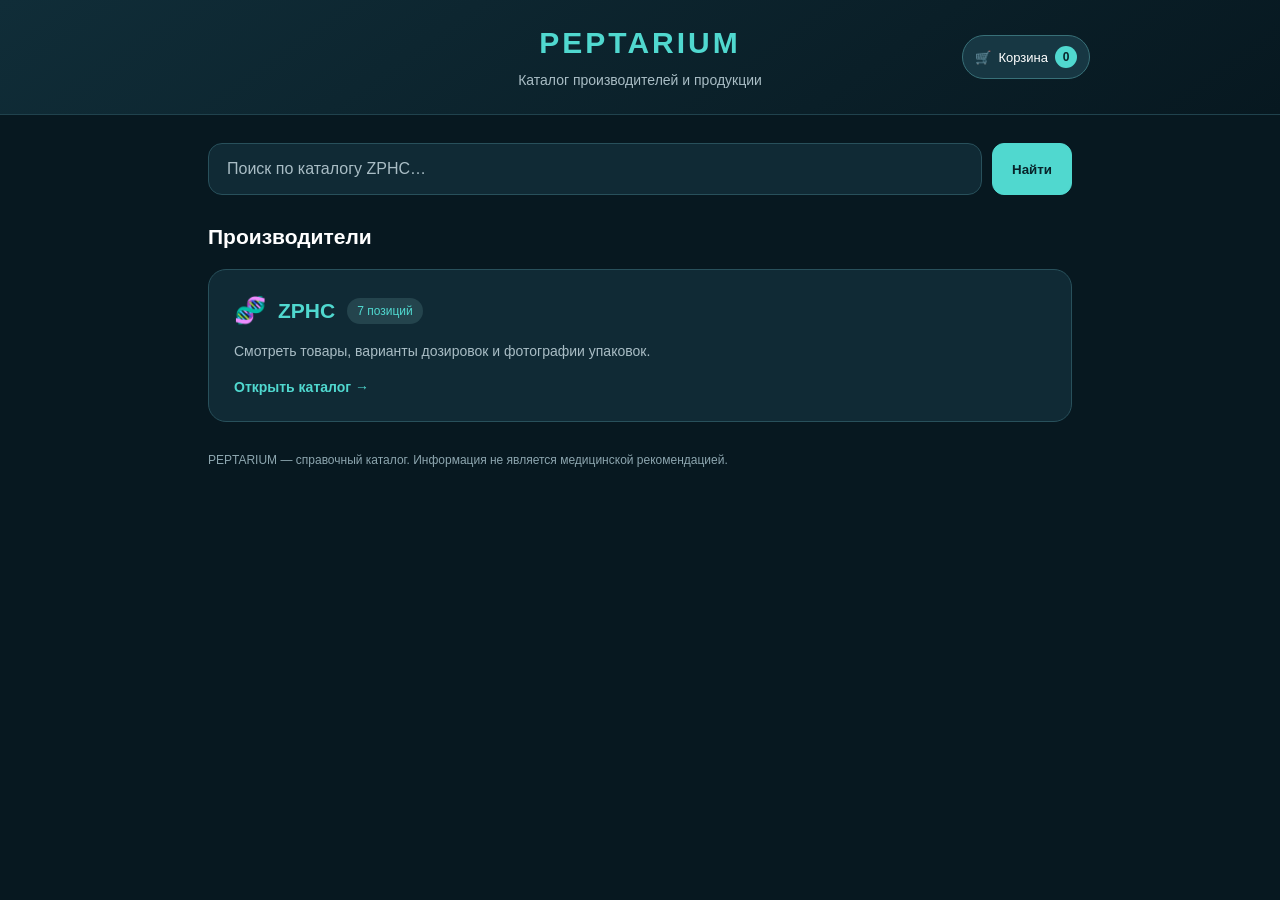
<file: index.html>
<!DOCTYPE html>
<html lang="ru">
<head>
  <meta charset="UTF-8">
  <meta name="viewport" content="width=device-width, initial-scale=1.0">
  <meta name="theme-color" content="#071820">
  <title>PEPTARIUM | Каталог</title>
  <link rel="stylesheet" href="style.css">
</head>
<body>
  <header class="site-header">
    <div class="site-header-inner">
      <div class="site-title">
        <h1>PEPTARIUM</h1>
        <div class="subtitle">Каталог производителей и продукции</div>
      </div>
      <button type="button" id="cart-toggle" class="cart-toggle" aria-label="Корзина" aria-haspopup="dialog" aria-controls="peptarium-cart-dialog" aria-expanded="false">
        <span aria-hidden="true">🛒</span><span>Корзина</span><span id="cart-count" class="cart-count">0</span>
      </button>
    </div>
  </header>
  <main>
    <form class="search-box search-form" action="zpch.html" method="get">
      <label class="sr-only" for="product-search">Поиск по каталогу ZPHC</label>
      <input type="search" id="product-search" name="q" placeholder="Поиск по каталогу ZPHC…" autocomplete="off">
      <button type="submit" class="search-submit">Найти</button>
    </form>
    <h2>Производители</h2>
    <a class="brand brand-link" href="zpch.html">
      <div class="brand-heading"><span class="brand-mark">🧬</span><h2>ZPHC</h2><span class="count-chip">7 позиций</span></div>
      <p class="notice">Смотреть товары, варианты дозировок и фотографии упаковок.</p>
      <span class="brand-open">Открыть каталог →</span>
    </a>
    <p class="footnote">PEPTARIUM — справочный каталог. Информация не является медицинской рекомендацией.</p>
  </main>
  <script src="cart.js" defer></script>
</body>
</html>
</file>
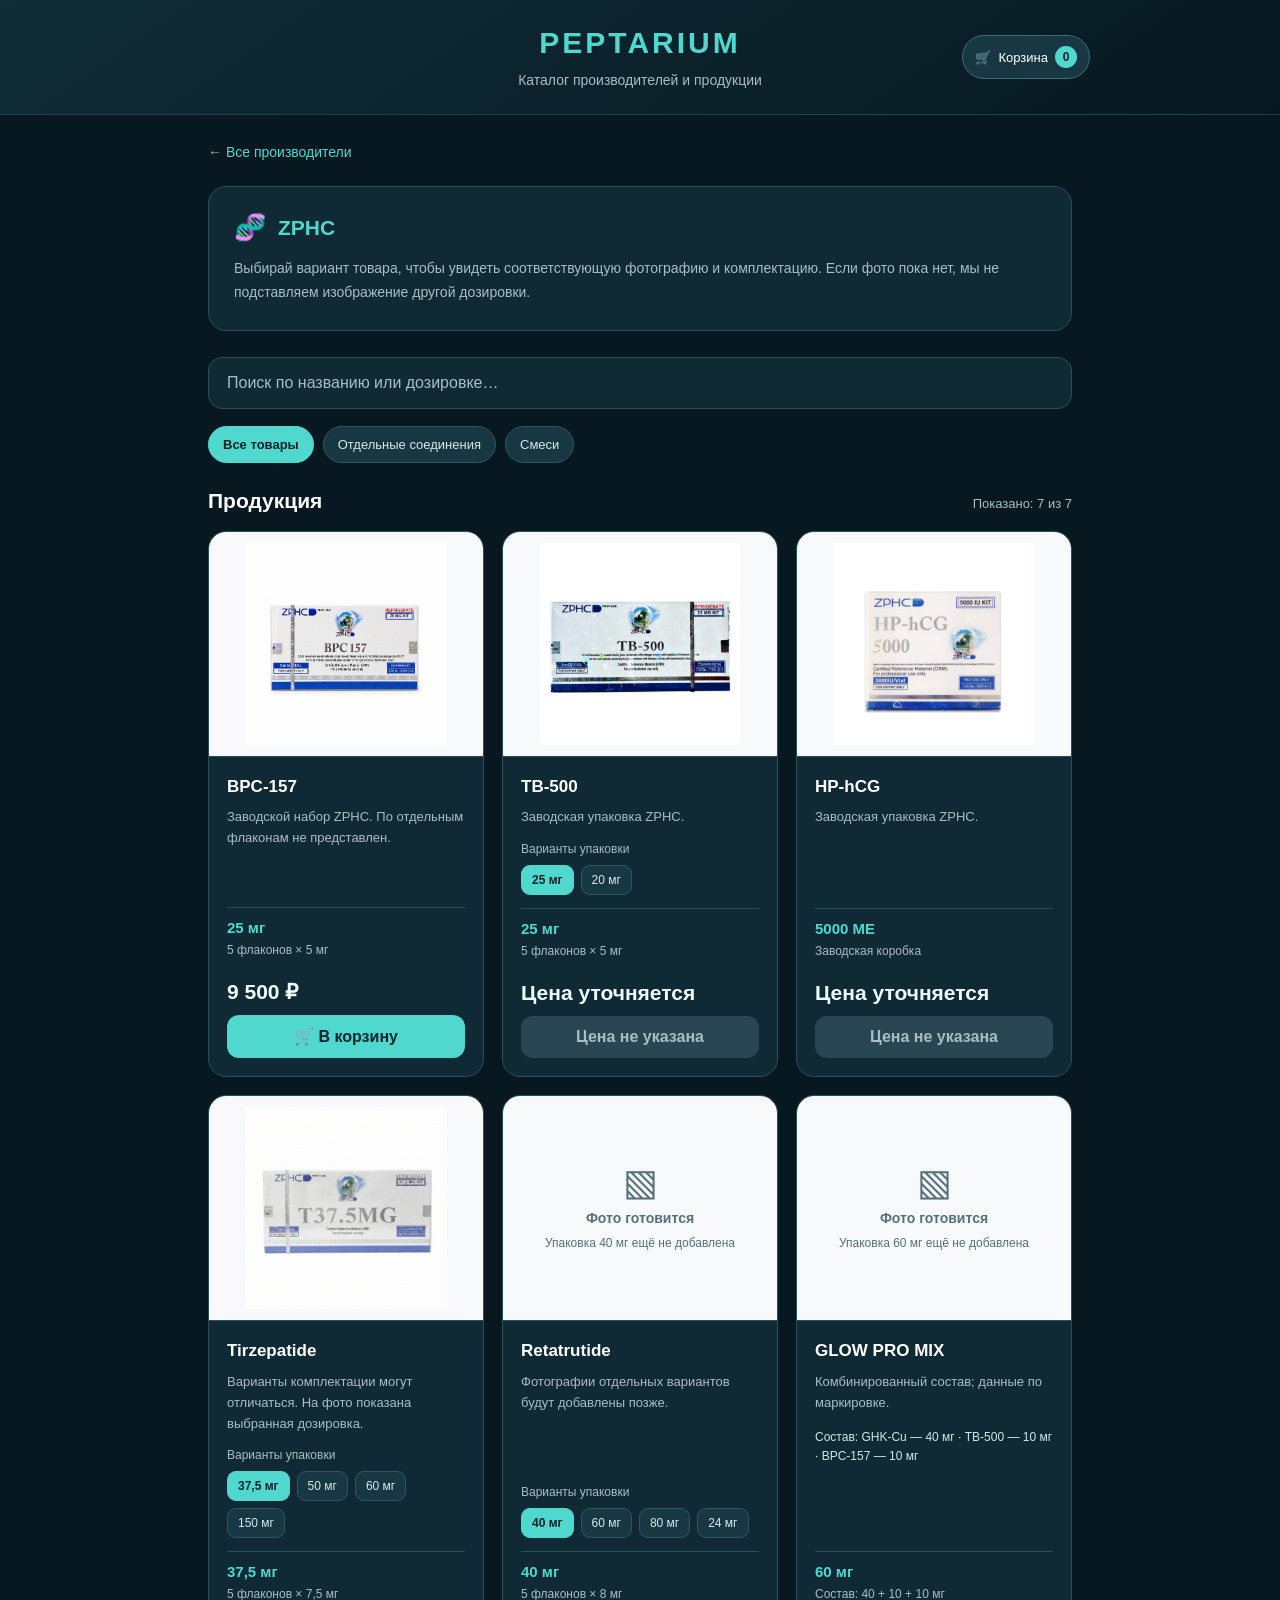
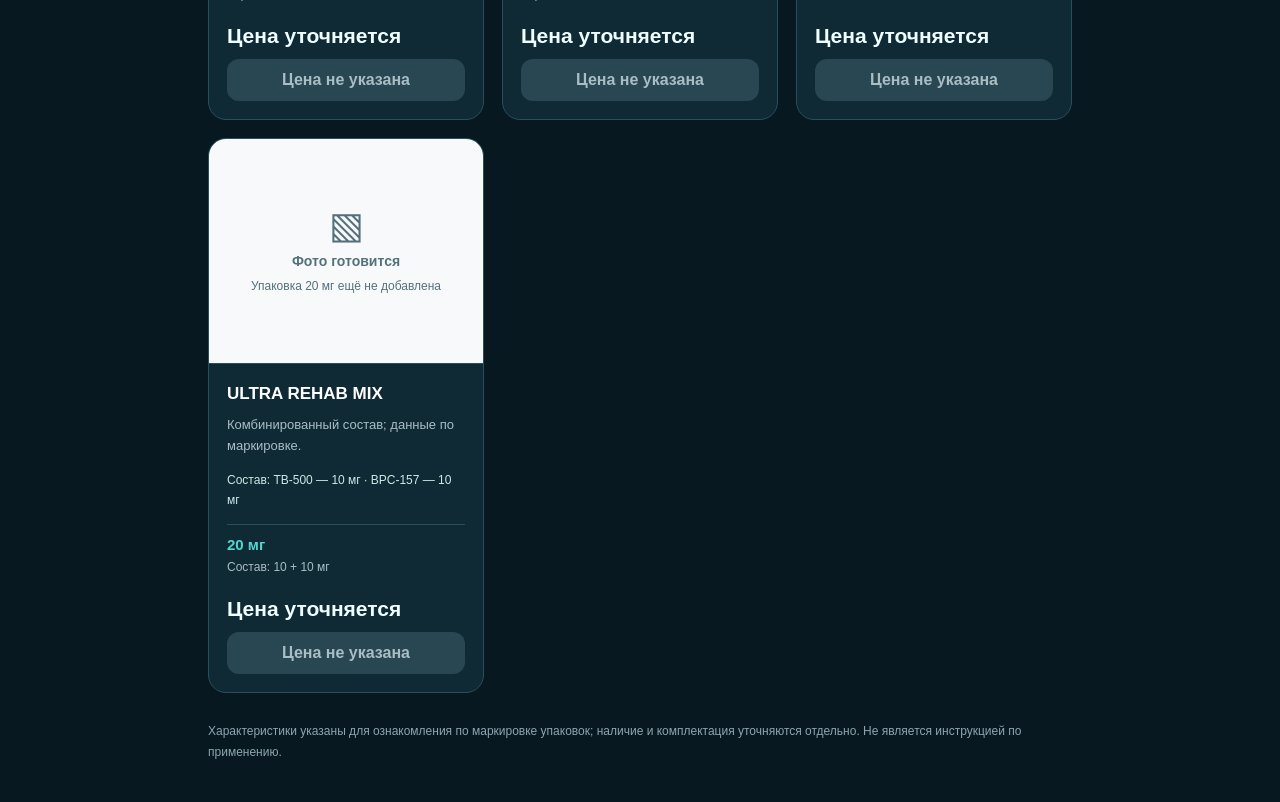
<file: zpch.html>
<!DOCTYPE html>
<html lang="ru">
<head>
  <meta charset="UTF-8">
  <meta name="viewport" content="width=device-width, initial-scale=1.0">
  <meta name="theme-color" content="#071820">
  <title>ZPHC | PEPTARIUM</title>
  <link rel="stylesheet" href="style.css">
</head>
<body>
  <header class="site-header">
    <div class="site-header-inner">
      <div class="site-title">
        <h1>PEPTARIUM</h1>
        <div class="subtitle">Каталог производителей и продукции</div>
      </div>
      <button type="button" id="cart-toggle" class="cart-toggle" aria-label="Корзина" aria-haspopup="dialog" aria-controls="peptarium-cart-dialog" aria-expanded="false">
        <span aria-hidden="true">🛒</span><span>Корзина</span><span id="cart-count" class="cart-count">0</span>
      </button>
    </div>
  </header>
  <main>
    <a href="index.html" class="back-link">← Все производители</a>
    <section class="brand brand-intro">
      <div class="brand-heading"><span class="brand-mark">🧬</span><h2>ZPHC</h2></div>
      <p class="notice">Выбирай вариант товара, чтобы увидеть соответствующую фотографию и комплектацию. Если фото пока нет, мы не подставляем изображение другой дозировки.</p>
    </section>
    <div class="search-box catalog-search">
      <label class="sr-only" for="catalog-search-input">Поиск по товарам</label>
      <input type="search" id="catalog-search-input" placeholder="Поиск по названию или дозировке…" autocomplete="off">
    </div>
    <section class="categories-section" aria-label="Категории продукции">
      <div id="categories-grid" class="categories-grid"></div>
    </section>
    <div class="catalog-heading">
      <h2>Продукция</h2>
      <span id="catalog-message" class="catalog-count" role="status" aria-live="polite">Загрузка…</span>
    </div>
    <div id="products-grid" class="products-grid"></div>
    <p class="footnote">Характеристики указаны для ознакомления по маркировке упаковок; наличие и комплектация уточняются отдельно. Не является инструкцией по применению.</p>
  </main>
  <script src="cart.js" defer></script>
  <script src="app.js" defer></script>
</body>
</html>
</file>
<file: style.css>
:root {
    --bg: #071820;
    --surface: #102a35;
    --surface-light: #173743;
    --accent: #50d8cf;
    --text: #ffffff;
    --muted: #a9bdc5;
}

* {
    box-sizing: border-box;
}

body {
    margin: 0;
    background: var(--bg);
    color: var(--text);
    font-family: -apple-system, BlinkMacSystemFont,
                 "Segoe UI", Arial, sans-serif;
}

header {
    padding: 38px 20px 30px;
    text-align: center;
    background: linear-gradient(
        145deg, #102d38, #071820
    );
    border-bottom: 1px solid #20424d;
}

h1 {
    margin: 0;
    color: var(--accent);
    letter-spacing: 3px;
    font-size: 30px;
}

.subtitle {
    color: var(--muted);
    margin-top: 12px;
    font-size: 14px;
}

main {
    max-width: 900px;
    margin: auto;
    padding: 28px 18px;
}

main h2 {
    font-size: 21px;
    margin-bottom: 20px;
}

.brand {
    background: var(--surface);
    padding: 25px;
    border: 1px solid #28505b;
    border-radius: 18px;
    margin-top: 20px;
    transition: transform 0.2s;
}

.brand:hover {
    transform: translateY(-3px);
    background: var(--surface-light);
}

.brand h2 {
    color: var(--accent);
    margin-top: 0;
}

.notice {
    color: var(--muted);
    line-height: 1.7;
    font-size: 14px;
}

@media (max-width: 480px) {
    h1 {
        font-size: 26px;
    }

    header {
        padding: 30px 16px;
    }

    .brand {
        padding: 20px;
    }
}

.search-box {
    margin-bottom: 30px;
}

.search-box input {
    width: 100%;
    padding: 16px 18px;
    border: 1px solid #28505b;
    border-radius: 14px;
    background: #102a35;
    color: #ffffff;
    font-size: 16px;
    outline: none;
}

.search-box input:focus {
    border-color: #50d8cf;
}

.search-box input::placeholder {
    color: #a9bdc5;
}

.brand-link {
    display: block;
    text-decoration: none;
    color: inherit;
    cursor: pointer;
}

.brand-link:focus-visible {
    outline: 2px solid #50d8cf;
    outline-offset: 4px;
}

.back-link {
    display: inline-block;
    margin-bottom: 24px;
    color: #50d8cf;
    text-decoration: none;
    font-size: 14px;
}

.back-link:hover {
    text-decoration: underline;
}

/* Карточки продукции PEPTARIUM */

.products-grid {
    display: grid;
    grid-template-columns: repeat(
        auto-fill, minmax(240px, 1fr)
    );
    gap: 18px;
    margin-top: 24px;
}

.product-card {
    background: var(--surface);
    border: 1px solid #28505b;
    border-radius: 18px;
    overflow: hidden;
}

.product-image {
    height: 190px;
    background: #173743;
    display: flex;
    align-items: center;
    justify-content: center;
    font-size: 48px;
}

.product-info {
    padding: 20px;
}

.product-title {
    font-size: 18px;
    font-weight: 600;
    margin: 0 0 10px;
}

.product-description {
    color: var(--muted);
    font-size: 14px;
    line-height: 1.6;
}

.product-status {
    display: inline-block;
    margin-top: 12px;
    padding: 7px 12px;
    border-radius: 8px;
    background: #24404a;
    color: #a9bdc5;
    font-size: 12px;
}


/* Улучшенный дизайн карточек */

.product-card {
    transition: transform 0.2s ease,
                border-color 0.2s ease;
}

.product-card:hover {
    transform: translateY(-4px);
    border-color: #50d8cf;
}

.product-image {
    height: 220px;
    background: linear-gradient(
        145deg,
        #204653,
        #0a202a
    );
    border-bottom: 1px solid #28505b;
}

.product-info {
    padding: 22px;
}

.product-title {
    color: #ffffff;
    line-height: 1.4;
}

.product-status {
    line-height: 1.5;
}

@media (max-width: 480px) {
    .products-grid {
        grid-template-columns: 1fr;
    }

    .product-image {
        height: 200px;
    }
}

/* PEPTARIUM: рабочая витрина каталога */
.sr-only {
    position: absolute;
    height: 1px;
    width: 1px;
    overflow: hidden;
    clip-path: inset(50%);
    white-space: nowrap;
}
.search-form { display: flex; gap: 10px; }
.search-form input { flex: 1; min-width: 0; }
.search-submit {
    border: 1px solid var(--accent);
    border-radius: 12px;
    padding: 0 19px;
    background: var(--accent);
    color: #08232a;
    font-weight: 700;
    cursor: pointer;
}
.brand-heading { display: flex; align-items: center; gap: 12px; flex-wrap: wrap; }
.brand-heading h2 { margin: 0; }
.brand-mark { font-size: 26px; }
.count-chip {
    padding: 6px 10px;
    border-radius: 100px;
    background: #24444d;
    color: var(--accent);
    font-size: 12px;
}
.brand-open { color: var(--accent); font-weight: 600; font-size: 14px; }
.brand-intro { margin: 2px 0 26px; }
.brand-intro .notice { margin-bottom: 0; }
.catalog-search { margin-bottom: 17px; }
.categories-grid { display: flex; flex-wrap: wrap; gap: 9px; }
.category-button, .variant-button {
    font-family: inherit;
    cursor: pointer;
    background: #173743;
    border: 1px solid #315663;
    color: #d8e8ec;
    padding: 10px 14px;
    border-radius: 100px;
    font-size: 13px;
    transition: background 0.15s, border-color 0.15s;
}
.category-button:hover, .variant-button:hover { border-color: var(--accent); }
.category-button.active, .variant-button.active {
    background: var(--accent);
    border-color: var(--accent);
    color: #09242b;
    font-weight: 700;
}
.category-button:focus-visible, .variant-button:focus-visible, .search-submit:focus-visible {
    outline: 2px solid #fff;
    outline-offset: 3px;
}
.catalog-heading { display: flex; align-items: baseline; gap: 12px; justify-content: space-between; margin-top: 26px; }
.catalog-heading h2 { margin: 0; }
.catalog-count { color: var(--muted); font-size: 13px; }
.products-grid { margin-top: 18px; }
.product-card { display: flex; flex-direction: column; min-width: 0; }
.product-card[hidden] { display: none; }
.product-image {
    height: 225px;
    background: #f8f9fa;
    overflow: hidden;
    padding: 11px;
}
.product-photo { display: block; width: 100%; height: 100%; object-fit: contain; }
.photo-placeholder {
    width: 100%;
    height: 100%;
    display: flex;
    flex-direction: column;
    justify-content: center;
    align-items: center;
    text-align: center;
    gap: 9px;
    padding: 13px;
    color: #54717b;
}
.placeholder-symbol { font-size: 37px; line-height: 1; }
.placeholder-main { font-size: 14px; font-weight: 700; }
.placeholder-description { font-size: 12px; line-height: 1.4; }
.product-info { display: flex; flex-direction: column; flex: 1; padding: 18px; }
.product-title { margin: 0 0 9px; font-size: 17px; }
.product-description { margin: 0 0 14px; font-size: 13px; }
.composition { font-size: 12px; line-height: 1.65; color: #caeae6; margin: 0 0 14px; }
.variants { margin-top: auto; }
.variants-label { font-size: 12px; color: var(--muted); margin: 0 0 9px; }
.variant-buttons { display: flex; flex-wrap: wrap; gap: 7px; margin-bottom: 13px; }
.variant-button { padding: 7px 10px; border-radius: 9px; font-size: 12px; }
.variant-details {
    display: flex;
    flex-direction: column;
    gap: 5px;
    padding-top: 11px;
    border-top: 1px solid #28505b;
    min-height: 60px;
}
.selected-dose { color: var(--accent); font-size: 15px; font-weight: 700; }
.packaging { color: var(--muted); font-size: 12px; line-height: 1.5; }
.footnote { color: #8da6af; font-size: 12px; line-height: 1.7; margin: 28px 0 12px; }
@media (max-width: 480px) {
    .search-form { gap: 7px; }
    .search-submit { padding: 0 12px; }
    .product-image { height: 230px; }
    .product-info { padding: 18px; }
    .brand-heading { gap: 9px; }
}


/* PEPTARIUM — header cart, variant prices and accessible cart drawer */
.site-header { padding: 26px 20px; }
.site-header-inner {
    position: relative; max-width: 900px; margin: 0 auto;
    display: flex; justify-content: center; align-items: center; gap: 15px;
}
.site-title { min-width: 0; }
.site-title h1 { overflow-wrap: anywhere; }
.cart-toggle {
    position: absolute; right: 0; top: 50%; transform: translateY(-50%);
    display: flex; align-items: center; gap: 7px;
    color: var(--text); background: #173743; border: 1px solid #387078;
    padding: 10px 12px; border-radius: 999px; font: inherit;
    font-size: 13px; cursor: pointer;
}
.cart-toggle:hover, .cart-toggle:focus-visible { border-color: var(--accent); }
.cart-count { background: var(--accent); color: #09242b; min-width: 22px;
    height: 22px; display: inline-grid; place-items: center; border-radius: 999px;
    font-size: 12px; font-weight: 800; padding: 0 4px;
}
.product-price { margin: 13px 0 11px; font-size: 21px; font-weight: 800; color: #efffff; }
.add-to-cart { padding: 12px 16px; border: 0; border-radius: 12px; background: var(--accent);
    color: #08252c; font: inherit; font-weight: 750; cursor: pointer; width: 100%; }
.add-to-cart:disabled { cursor: not-allowed; background: #294752; color: #a9bdc5; }
.add-to-cart:not(:disabled):hover { background: #85ede2; }
.add-to-cart:focus-visible, .cart-toggle:focus-visible,
.qty-button:focus-visible, .cart-close:focus-visible,
.cart-clear:focus-visible, .remove-button:focus-visible {
    outline: 2px solid #fff; outline-offset: 3px;
}
body.cart-open { overflow: hidden; }
.cart-shade { position: fixed; z-index: 80; inset: 0; background: rgba(0, 10, 14, .75); }
.cart-drawer { position: fixed; z-index: 81; top: 0; right: 0; bottom: 0;
    width: min(440px, 100vw); background: #102a35; color: white; box-shadow: -12px 0 40px #0008;
    display: flex; flex-direction: column; }
.cart-shade[hidden], .cart-drawer[hidden] { display: none !important; }
.cart-drawer-head { padding: 22px; display: flex; align-items: center; justify-content: space-between;
    border-bottom: 1px solid #315663; }
.cart-drawer-head h2 { margin: 0; font-size: 22px; }
.cart-close { background: #254650; color: white; border: 1px solid #41616a;
    width: 35px; height: 35px; border-radius: 9px; font-size: 18px; cursor: pointer; }
.cart-list { padding: 10px 18px; overflow: auto; flex: 1; }
.cart-empty { color: #a9bdc5; text-align: center; margin: 38px 12px; line-height: 1.6; }
.cart-item { padding: 15px 4px; border-bottom: 1px solid #315663; display: grid; gap: 12px; }
.cart-item-info { display: flex; flex-direction: column; gap: 4px; }
.cart-item-dose { color: var(--accent); font-size: 13px; }
.cart-item-price { color: #a9bdc5; font-size: 13px; }
.cart-item-controls { display: flex; align-items: center; gap: 8px; }
.qty-button { width: 32px; height: 32px; background: #24434c; color: white; border: 1px solid #49646d;
    border-radius: 8px; font-size: 20px; cursor: pointer; }
.qty-button:disabled { opacity: .4; cursor: not-allowed; }
.cart-qty { min-width: 21px; text-align: center; }
.remove-button { margin-left: auto; border: 0; background: none; color: #e7bac4;
    text-decoration: underline; font: inherit; font-size: 12px; cursor: pointer; }
.cart-footer { padding: 18px 22px 24px; border-top: 1px solid #315663; }
.cart-total { display: flex; justify-content: space-between; align-items: center; font-size: 20px; }
.cart-disclaimer { font-size: 12px; line-height: 1.6; color: var(--muted); margin: 13px 0; }
.cart-clear { width: 100%; padding: 11px; font: inherit; cursor: pointer; background: #24434c;
    color: white; border: 1px solid #48626b; border-radius: 10px; }
@media (max-width: 680px) {
    .site-header { padding: 24px 14px; }
    .site-header-inner { justify-content: flex-start; padding-right: 100px; }
    .site-title { text-align: left; }
    .site-title h1 { font-size: 23px; letter-spacing: 1.6px; }
    .site-title .subtitle { font-size: 11px; margin-top: 6px; }
    .cart-toggle { padding: 8px; font-size: 12px; }
    .cart-toggle > span:nth-child(2) { display: none; }
}
</file>
